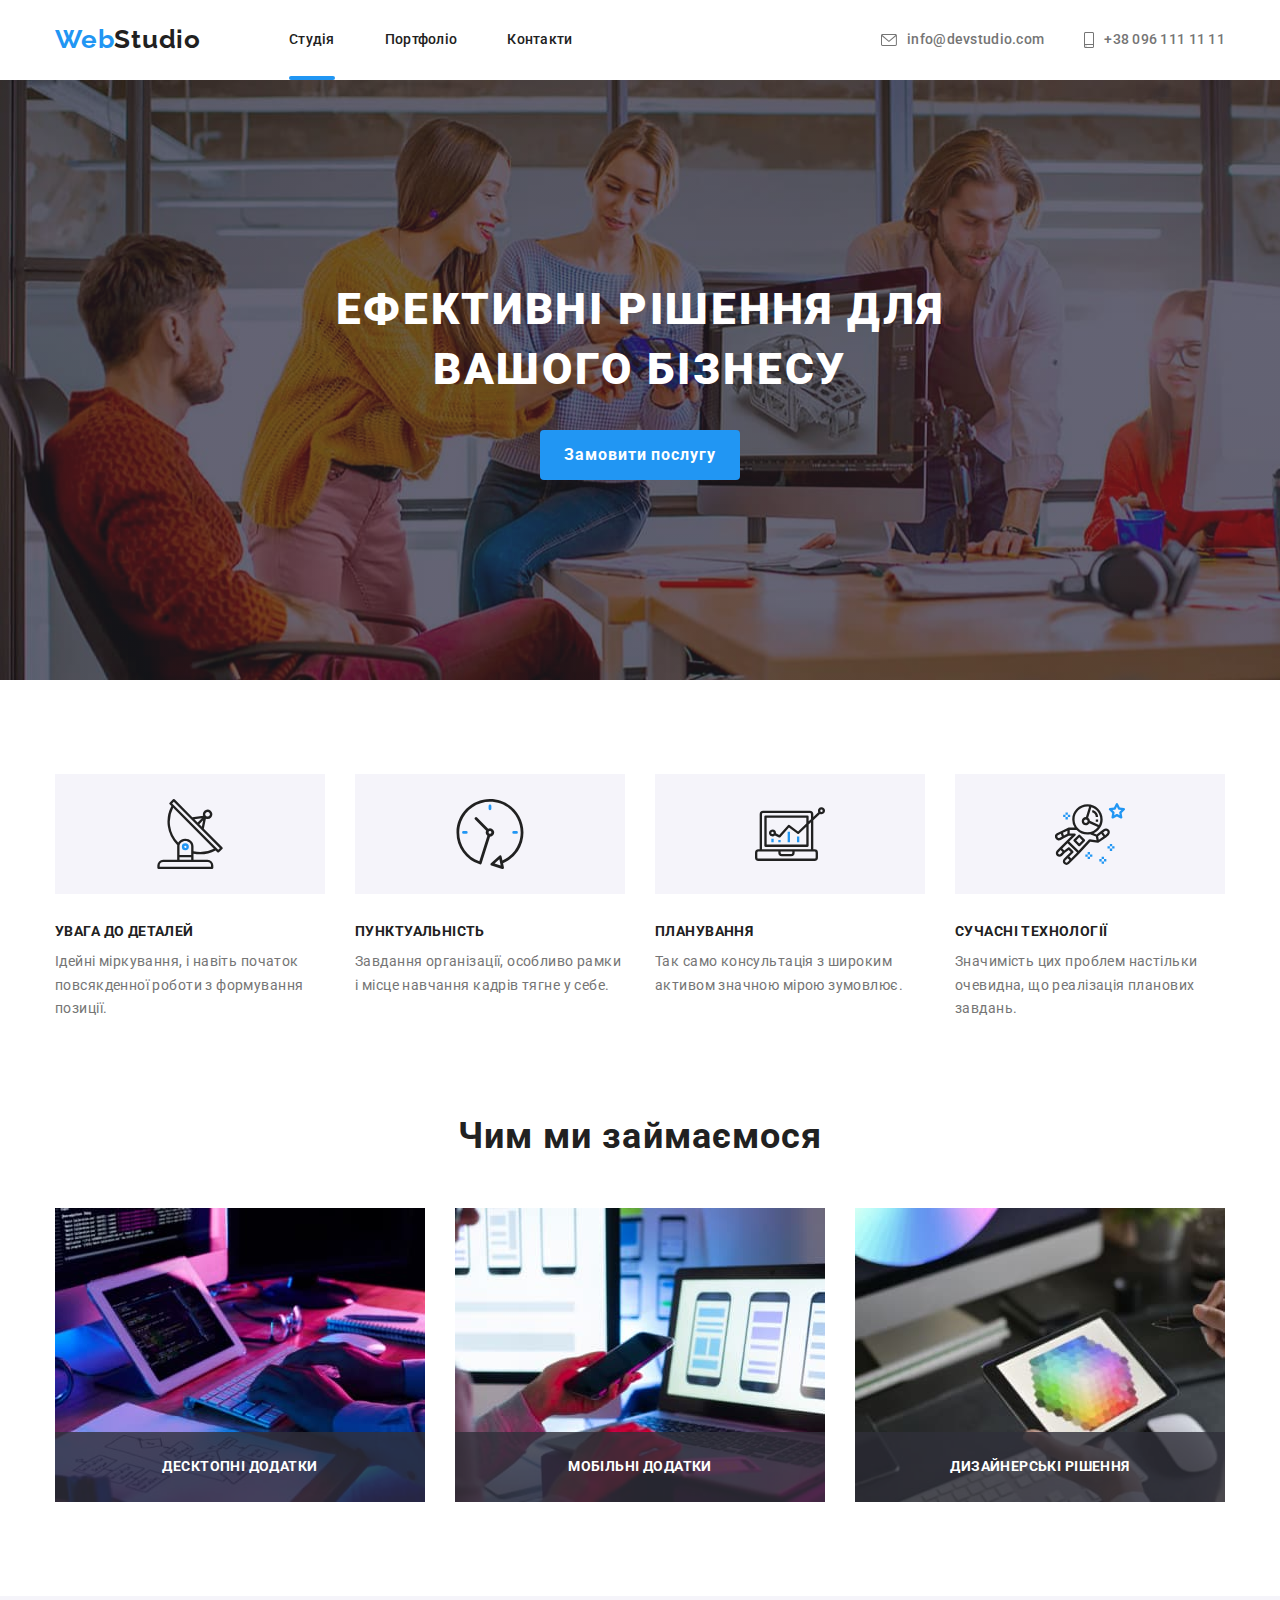
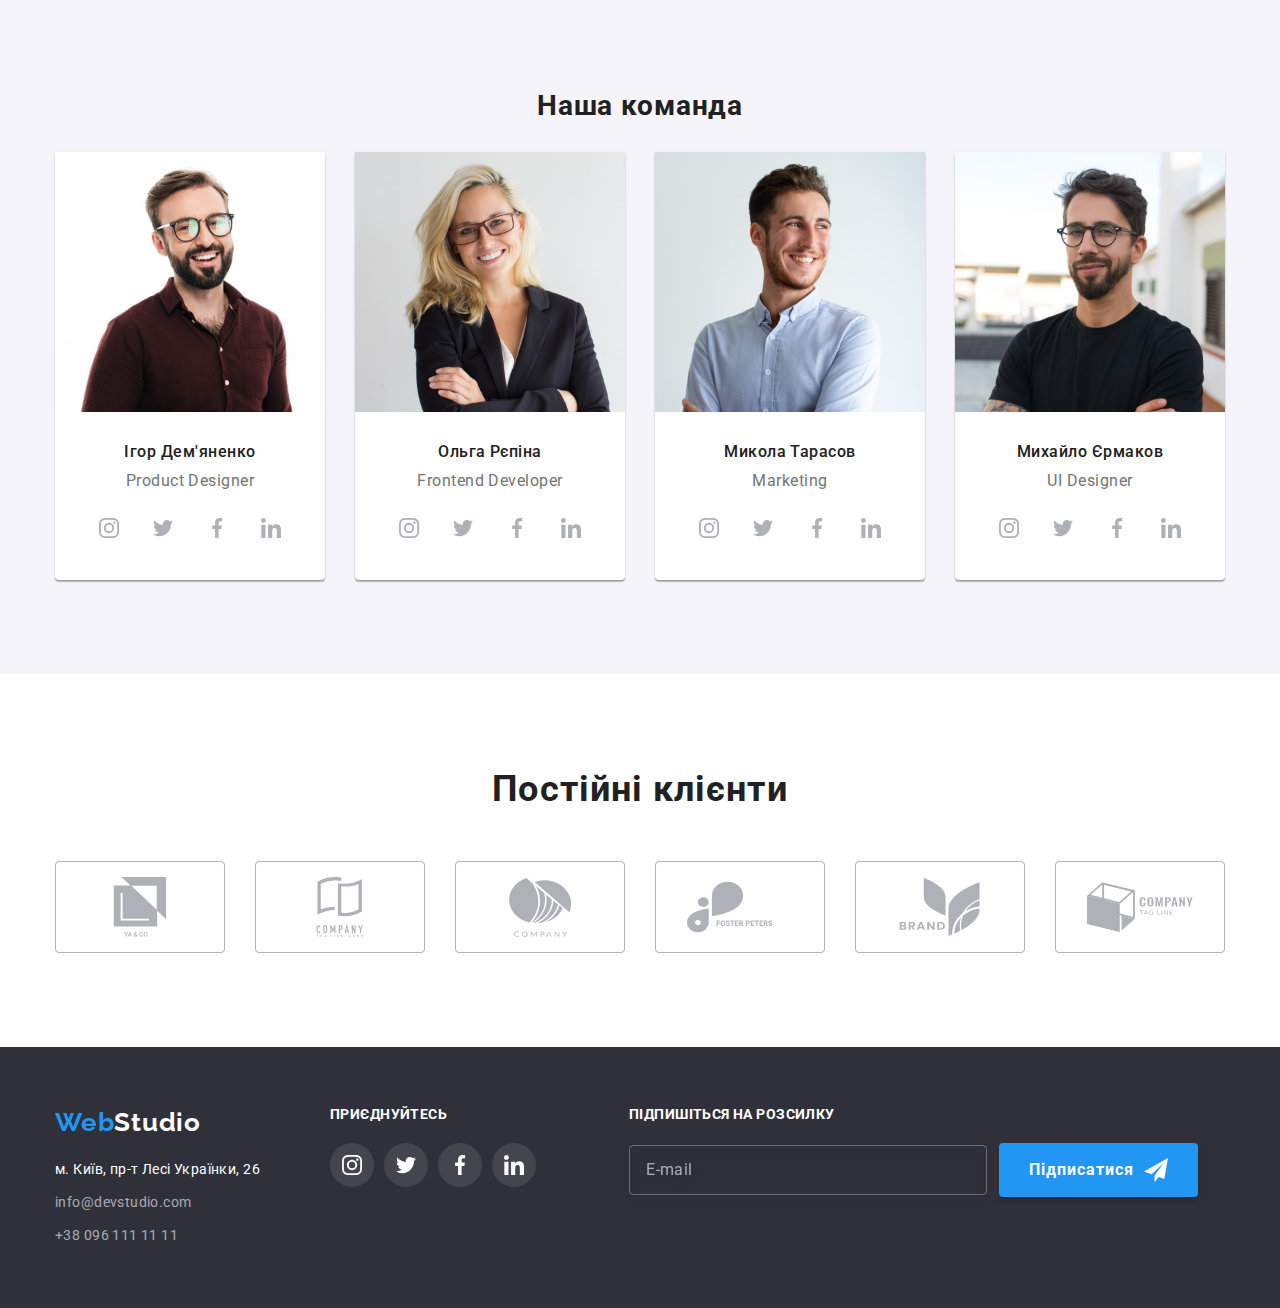
<file: index.html>
<!DOCTYPE html>
<html lang="uk">
<head>
    <meta charset="UTF-8">
    <meta http-equiv="X-UA-Compatible" content="IE=edge">
    <meta name="viewport" content="width=device-width, initial-scale=1.0">
    <link rel="preconnect" href="https://fonts.googleapis.com">
    <link rel="preconnect" href="https://fonts.gstatic.com" crossorigin>
    <link href="https://fonts.googleapis.com/css2?family=Raleway:wght@700&family=Roboto:wght@400;500;700;900&display=swap"
          rel="stylesheet">
    <title>Web Studio (Version 2.1)</title>
    <link rel="stylesheet"
          href="https://cdnjs.cloudflare.com/ajax/libs/modern-normalize/1.1.0/modern-normalize.min.css">
    <link rel="stylesheet" href="./css/main.min.css">
</head>
<body>
<header class="header">
    <div class="container header-container">
        <a class="logo header-blue-logo" lang="en" href="./index.html">Web<span
                class="header-black-logo">Studio</span></a>
        <div class="full-menu">
            <nav class="navigation">
                <ul class="navigation-list">
                    <li class="item"><a class="nav-link current" href="./index.html">Студія</a></li>
                    <li class="item"><a class="nav-link" href="portfolio.html">Портфоліо</a></li>
                    <li class="item"><a class="nav-link" href="#">Контакти</a></li>
                </ul>
            </nav>
            <ul class="header-adress">
                <li class="item">
                    <a class="adress-link" href="mailto:info@devstudio.com">
                        <svg class="icon" width="16" height="12">
                            <use href="./images/icons.svg#icon-envelope"></use>
                        </svg>
                        info@devstudio.com
                    </a>
                </li>
                <li class="item">
                    <a class="adress-link" href="tel:+380961111111">
                        <svg class="icon" width="10" height="16">
                            <use href="./images/icons.svg#icon-smartphone"></use>
                        </svg>
                        +38 096 111 11 11
                    </a>
                </li>
            </ul>
        </div>
        <button type="button" class="menu-open" data-menu-open>
            <svg class="menu-icon" width="40" height="40">
                <use class="icon-menu" href="./images/icons.svg#icon-menu-open"></use>
            </svg>
        </button>
    </div>
    <div class="mobile-menu is-hidden" data-menu>
        <div class="mob-container">
            <div class="mob-menu-top">
                <button type="button" class="menu-close" data-menu-close>
                    <svg class="menu-icon" width="40" height="40">
                        <use class="icon-menu" href="./images/icons.svg#icon-menu-close"></use>
                    </svg>
                </button>
                <ul class="mob-navigation-list">
                    <li class="item"><a class="mob-nav-link" href="./index.html">Студія</a></li>
                    <li class="item"><a class="mob-nav-link" href="portfolio.html">Портфоліо</a></li>
                    <li class="item"><a class="mob-nav-link" href="#">Контакти</a></li>
                </ul>
            </div>
            <div class="mob-menu-bottom">
                <ul class="mob-header-adress">
                    <li class="item">
                        <a class="mob-adress-link" href="mailto:info@devstudio.com">
                            info@devstudio.com
                        </a>
                    </li>
                    <li class="item">
                        <a class="mob-adress-link tel" href="tel:+380961111111">
                            +38 096 111 11 11
                        </a>
                    </li>
                </ul>
                <ul class="mob-soc-list">
                    <li class="soc-list-item">
                        <a class="soc-link instagram" href="">Instagram</a>
                    </li>
                    <li class="soc-list-item">
                        <a class="soc-link" href="">Twitter</a>
                    </li>
                    <li class="soc-list-item">
                        <a class="soc-link" href="">Facebook</a>
                    </li>
                    <li class="soc-list-item">
                        <a class="soc-link linkedin" href="">LinkedIn</a>
                    </li>
                </ul>
            </div>
        </div>
    </div>
</header>
<main>
    <section class="hero">
        <div class="container">
            <h1 class="main-title">Ефективні рішення для <br class="br"> вашого бізнесу</h1>
            <button class="button" type="button" data-modal-open>Замовити послугу</button>
        </div>
    </section>
    <section class="benefits">
        <div class="container">
            <h2 class=visually-hidden>Наші переваги</h2>
            <ul class="benefits__list">
                <li class="benefits__item">
                    <div class="benefits__picture">
                        <svg class="benefits__icon" width="70" height="70">
                            <use href="./images/icons.svg#icon-antenna"></use>
                        </svg>
                    </div>
                    <h3 class="benefits__title">УВАГА ДО ДЕТАЛЕЙ</h3>
                    <p class="benefits__text">Ідейні міркування, і навіть початок повсякденної роботи з формування
                        позиції.</p>
                </li>
                <li class="benefits__item">
                    <div class="benefits__picture">
                        <svg class="benefits__icon" width="70" height="70">
                            <use href="./images/icons.svg#icon-clock"></use>
                        </svg>
                    </div>
                    <h3 class="benefits__title">ПУНКТУАЛЬНІСТЬ</h3>
                    <p class="benefits__text">Завдання організації, особливо рамки і місце навчання кадрів тягне у
                        себе.</p>
                </li>
                <li class="benefits__item">
                    <div class="benefits__picture">
                        <svg class="benefits__icon" width="70" height="70">
                            <use href="./images/icons.svg#icon-diagram"></use>
                        </svg>
                    </div>
                    <h3 class="benefits__title">ПЛАНУВАННЯ</h3>
                    <p class="benefits__text">Так само консультація з широким активом значною мірою зумовлює.</p>
                </li>
                <li class="benefits__item">
                    <div class="benefits__picture">
                        <svg class="benefits__icon" width="70" height="70">
                            <use href="./images/icons.svg#icon-astronaut"></use>
                        </svg>
                    </div>
                    <h3 class="benefits__title">СУЧАСНІ ТЕХНОЛОГІЇ</h3>
                    <p class="benefits__text">Значимість цих проблем настільки очевидна, що реалізація планових
                        завдань.</p>
                </li>
            </ul>
        </div>
    </section>
    <section class="work">
        <div class="container">
            <h2 class="work__title">Чим ми займаємося</h2>
            <ul class="work__list">
                <li class="work__item">
                    <div class="work__thumb">
                        <img
                                srcset="./images/image-of-keyboard-and-papers.jpg 1x, ./images/image-of-keyboard-and-papers-2х.jpg 2x"
                                src="./images/image-of-keyboard-and-papers.jpg"
                                alt="зображення клавіатури та робочих паперів" width="370" height="294">
                        <p class="work__text">Десктопні додатки</p>
                    </div>
                </li>
                <li class="work__item">
                    <div class="work__thumb">
                        <img
                                srcset="./images/image-of-laptop-and-phone.jpg 1x, ./images/image-of-laptop-and-phone-2х.jpg 2x"
                                src="./images/image-of-laptop-and-phone.jpg"
                                alt="зображення ноутбуку та телефону"
                                width="370" height="294">
                        <p class="work__text">Мобільні додатки</p>
                    </div>
                </li>
                <li class="work__item">
                    <div class="work__thumb">
                        <img
                                srcset="./images/image-of-tablet.jpg 1x, ./images/image-of-tablet-2х.jpg 2x"
                                src="./images/image-of-tablet.jpg"
                                alt="зображеня колірного кола на планшеті" width="370"
                                height="294">
                        <p class="work__text">Дизайнерські рішення</p>
                    </div>
                </li>
            </ul>
        </div>
    </section>
    <section class="team">
        <div class="container">
            <h2 class="team__title">Наша команда</h2>
            <ul class="team__list">
                <li class="team__item">
                    <picture>
                        <source
                                srcset="./images/product-designer.jpg 1x, ./images/product-designer-2х.jpg 2x"
                                media="(min-width: 1200px)"
                        >
                        <source
                                srcset="./images/product-designer-tab.jpg 1x, ./images/product-designer-tab-2x.jpg 2x"
                                media="(min-width: 768px)">
                        <source
                                srcset="./images/product-designer-mob.jpg 1x, ./images/product-designer-mob-2x.jpg 2x"
                                media="(max-width: 767px)">
                        <img
                                src="./images/product-designer-mob.jpg"
                                alt="усміхнений хлопець в окулярах та бордовій сорочці" width="450">
                    </picture>
                    <h3 class="team__name">Ігор Дем'яненко</h3>
                    <p class="team__position" lang="en">Product Designer</p>
                    <ul class="team__social-links-list">
                        <li class="team__social-link">
                            <a class="team__social-link-item" href="#" target="_blank">
                                <svg class="team__social-link-icon" width="20" height="20">
                                    <use href="./images/icons.svg#icon-instagram"></use>
                                </svg>
                            </a>
                        </li>
                        <li class="team__social-link">
                            <a class="team__social-link-item" href="#" target="_blank">
                                <svg class="team__social-link-icon" width="20" height="20">
                                    <use href="./images/icons.svg#icon-twitter"></use>
                                </svg>
                            </a>
                        </li>
                        <li class="team__social-link">
                            <a class="team__social-link-item" href="#" target="_blank">
                                <svg class="team__social-link-icon" width="20" height="20">
                                    <use href="./images/icons.svg#icon-facebook"></use>
                                </svg>
                            </a>
                        </li>
                        <li class="team__social-link">
                            <a class="team__social-link-item" href="#" target="_blank">
                                <svg class="team__social-link-icon" width="20" height="20">
                                    <use href="./images/icons.svg#icon-linkedin"></use>
                                </svg>
                            </a>
                        </li>
                    </ul>
                </li>
                <li class="team__item">
                    <picture>
                        <source
                                srcset="./images/frontend-developer.jpg 1x, ./images/frontend-developer-2х.jpg 2x"
                                media="(min-width: 1200px)"
                        >
                        <source
                                srcset="./images/frontend-developer-tab.jpg 1x, ./images/frontend-developer-tab-2x.jpg 2x"
                                media="(min-width: 768px)">
                        <source
                                srcset="./images/frontend-developer-mob.jpg 1x, ./images/frontend-developer-mob-2x.jpg 2x"
                                media="(max-width: 767px)">
                        <img
                                src="./images/frontend-developer-mob.jpg"
                                alt="дівчина в окулярах зі світлим волоссям" width="450">
                    </picture>
                    <h3 class="team__name">Ольга Рєпіна</h3>
                    <p class="team__position" lang="en">Frontend Developer</p>
                    <ul class="team__social-links-list">
                        <li class="team__social-link">
                            <a class="team__social-link-item" href="#" target="_blank">
                                <svg class="team__social-link-icon" width="20" height="20">
                                    <use href="./images/icons.svg#icon-instagram"></use>
                                </svg>
                            </a>
                        </li>
                        <li class="team__social-link">
                            <a class="team__social-link-item" href="#" target="_blank">
                                <svg class="team__social-link-icon" width="20" height="20">
                                    <use href="./images/icons.svg#icon-twitter"></use>
                                </svg>
                            </a>
                        </li>
                        <li class="team__social-link">
                            <a class="team__social-link-item" href="#" target="_blank">
                                <svg class="team__social-link-icon" width="20" height="20">
                                    <use href="./images/icons.svg#icon-facebook"></use>
                                </svg>
                            </a>
                        </li>
                        <li class="team__social-link">
                            <a class="team__social-link-item" href="#" target="_blank">
                                <svg class="team__social-link-icon" width="20" height="20">
                                    <use href="./images/icons.svg#icon-linkedin"></use>
                                </svg>
                            </a>
                        </li>
                    </ul>
                </li>
                <li class="team__item">
                    <picture>
                        <source
                                srcset="./images/marketing.jpg 1x, ./images/marketing-2х.jpg 2x"
                                media="(min-width: 1200px)"
                        >
                        <source
                                srcset="./images/marketing-tab.jpg 1x, ./images/marketing-tab-2x.jpg 2x"
                                media="(min-width: 768px)">
                        <source
                                srcset="./images/marketing-mob.jpg 1x, ./images/marketing-mob-2x.jpg 2x"
                                media="(max-width: 767px)">
                        <img
                                src="./images/marketing-mob.jpg"
                                alt="рудий усміхнений хлопець в білій сорочці" width="450">
                    </picture>
                    <h3 class="team__name">Микола Тарасов</h3>
                    <p class="team__position" lang="en">Marketing</p>
                    <ul class="team__social-links-list">
                        <li class="team__social-link">
                            <a class="team__social-link-item" href="#" target="_blank">
                                <svg class="team__social-link-icon" width="20" height="20">
                                    <use href="./images/icons.svg#icon-instagram"></use>
                                </svg>
                            </a>
                        </li>
                        <li class="team__social-link">
                            <a class="team__social-link-item" href="#" target="_blank">
                                <svg class="team__social-link-icon" width="20" height="20">
                                    <use href="./images/icons.svg#icon-twitter"></use>
                                </svg>
                            </a>
                        </li>
                        <li class="team__social-link">
                            <a class="team__social-link-item" href="#" target="_blank">
                                <svg class="team__social-link-icon" width="20" height="20">
                                    <use href="./images/icons.svg#icon-facebook"></use>
                                </svg>
                            </a>
                        </li>
                        <li class="team__social-link">
                            <a class="team__social-link-item" href="#" target="_blank">
                                <svg class="team__social-link-icon" width="20" height="20">
                                    <use href="./images/icons.svg#icon-linkedin"></use>
                                </svg>
                            </a>
                        </li>
                    </ul>
                </li>
                <li class="team__item">
                    <picture>
                        <source
                                srcset="./images/ui-designer.jpg 1x, ./images/ui-designer-2х.jpg 2x"
                                media="(min-width: 1200px)"
                        >
                        <source
                                srcset="./images/ui-designer-tab.jpg 1x, ./images/ui-designer-tab-2x.jpg 2x"
                                media="(min-width: 768px)">
                        <source
                                srcset="./images/ui-designer-mob.jpg 1x, ./images/ui-designer-mob-2x.jpg 2x"
                                media="(max-width: 767px)">
                        <img
                                src="./images/ui-designer-mob.jpg"
                                alt="усміхнений хлопець в окулярах і чорній футболці" width="450">
                    </picture>
                    <h3 class="team__name">Михайло Єрмаков</h3>
                    <p class="team__position" lang="en">UI Designer</p>
                    <ul class="team__social-links-list">
                        <li class="team__social-link">
                            <a class="team__social-link-item" href="#" target="_blank">
                                <svg class="team__social-link-icon" width="20" height="20">
                                    <use href="./images/icons.svg#icon-instagram"></use>
                                </svg>
                            </a>
                        </li>
                        <li class="team__social-link">
                            <a class="team__social-link-item" href="#" target="_blank">
                                <svg class="team__social-link-icon" width="20" height="20">
                                    <use href="./images/icons.svg#icon-twitter"></use>
                                </svg>
                            </a>
                        </li>
                        <li class="team__social-link">
                            <a class="team__social-link-item" href="#" target="_blank">
                                <svg class="team__social-link-icon" width="20" height="20">
                                    <use href="./images/icons.svg#icon-facebook"></use>
                                </svg>
                            </a>
                        </li>
                        <li class="team__social-link">
                            <a class="team__social-link-item" href="#" target="_blank">
                                <svg class="team__social-link-icon" width="20" height="20">
                                    <use href="./images/icons.svg#icon-linkedin"></use>
                                </svg>
                            </a>
                        </li>
                    </ul>
                </li>
            </ul>
        </div>
    </section>
    <section class="section clients">
        <div class="container">
            <h2 class="clients-title">Постійні клієнти</h2>
            <ul class="clients-list">
                <li class="item">
                    <a class="client-link" href="#" target="_blank">
                        <svg class="icon" width="106" height="60">
                            <use href="./images/icons.svg#icon-first_client"></use>
                        </svg>
                    </a>
                </li>
                <li class="item">
                    <a class="client-link" href="#" target="_blank">
                        <svg class="icon" width="106" height="60">
                            <use href="./images/icons.svg#icon-second_client"></use>
                        </svg>
                    </a>
                </li>
                <li class="item">
                    <a class="client-link" href="#" target="_blank">
                        <svg class="icon" width="106" height="60">
                            <use href="./images/icons.svg#icon-third_client"></use>
                        </svg>
                    </a>
                </li>
                <li class="item">
                    <a class="client-link" href="#" target="_blank">
                        <svg class="icon" width="106" height="60">
                            <use href="./images/icons.svg#icon-fourth_client"></use>
                        </svg>
                    </a>
                </li>
                <li class="item">
                    <a class="client-link" href="#" target="_blank">
                        <svg class="icon" width="106" height="60">
                            <use href="./images/icons.svg#icon-fifth_client"></use>
                        </svg>
                    </a>
                </li>
                <li class="item">
                    <a class="client-link" href="#" target="_blank">
                        <svg class="icon" width="106" height="60">
                            <use href="./images/icons.svg#icon-sixth_client"></use>
                        </svg>
                    </a>
                </li>
            </ul>
        </div>
    </section>
</main>
<footer class="footer">
    <div class="container footer-container">
        <div class="tablet-container">
            <div class="adress">
                <a class="logo footer-blue-logo" lang="en" href="./index.html">Web<span
                        class="footer-black-logo">Studio</span></a>
                <address>
                    <ul class="footer-adress">
                        <li class="item"><a class="location" href="https://goo.gl/maps/H59a2wNS6eCXU6x1A"
                                            target="_blank">м.
                            Київ, пр-т Лесі Українки, 26</a></li>
                        <li class="item"><a class="mail" href="mailto:info@devstudio.com">info@devstudio.com</a></li>
                        <li class="item"><a class="phone" href="tel:+380961111111">+38 096 111 11 11</a></li>
                    </ul>
                </address>
            </div>
            <div class="footer-social-links">
                <p class="join">ПРИЄДНУЙТЕСЬ</p>
                <ul class="social-links-list">
                    <li class="social-link">
                        <a class="footer-item" href="#" target="_blank">
                            <svg class="icon" width="20" height="20">
                                <use href="./images/icons.svg#icon-instagram"></use>
                            </svg>
                        </a>
                    </li>
                    <li class="social-link">
                        <a class="footer-item" href="#" target="_blank">
                            <svg class="icon" width="20" height="20">
                                <use href="./images/icons.svg#icon-twitter"></use>
                            </svg>
                        </a>
                    </li>
                    <li class="social-link">
                        <a class="footer-item" href="#" target="_blank">
                            <svg class="icon" width="20" height="20">
                                <use href="./images/icons.svg#icon-facebook"></use>
                            </svg>
                        </a>
                    </li>
                    <li class="social-link">
                        <a class="footer-item" href="#" target="_blank">
                            <svg class="icon" width="20" height="20">
                                <use href="./images/icons.svg#icon-linkedin"></use>
                            </svg>
                        </a>
                    </li>
                </ul>
            </div>
        </div>
        <div class="subscription">
            <p class="subscription-title">Підпишіться на розсилку</p>
            <form class="subscription-form">
                <label>
                    <input
                            class="subscription-input"
                            type="email"
                            name="subscription-input"
                            placeholder="E-mail"
                            required
                    >
                </label>
                <button class="subscription-button" type="submit">Підписатися
                    <svg class="subscription-icon" width="24" height="24">
                        <use href="./images/icons.svg#icon-send"></use>
                    </svg>
                </button>
            </form>
        </div>
    </div>
</footer>
<div class="backdrop is-hidden" data-modal>
    <div class="modal">
        <button class="modal-close" type="button" data-modal-close>
            <svg class="modal-close-icon" width="18" height="18">
                <use href="./images/icons.svg#icon-close"></use>
            </svg>
        </button>
        <p class="modal-title">Залиште свої дані, ми вам передзвонимо</p>
        <form class="modal-form">
            <div class="form-field">
                <label class="modal-label" for="name">Ім'я</label>
                <div class="input-wrapper">
                    <input
                            class="modal-input"
                            type="text"
                            name="name"
                            id="name"
                            required
                    />
                    <svg class="modal-icon" width="18" height="18">
                        <use href="./images/icons.svg#icon-person-black"></use>
                    </svg>
                </div>
            </div>
            <div class="form-field">
                <label class="modal-label" for="phone">Телефон</label>
                <div class="input-wrapper">
                    <input
                            class="modal-input"
                            type="tel"
                            name="phone"
                            id="phone"
                            required
                    />
                    <svg class="modal-icon" width="18" height="18">
                        <use href="./images/icons.svg#icon-phone-black"></use>
                    </svg>
                </div>
            </div>
            <div class="form-field">
                <label class="modal-label" for="email">Пошта</label>
                <div class="input-wrapper">
                    <input
                            class="modal-input"
                            type="email"
                            name="email"
                            id="email"
                            required
                    />
                    <svg class="modal-icon" width="18" height="18">
                        <use href="./images/icons.svg#icon-email-black"></use>
                    </svg>
                </div>
            </div>
            <div class="form-field">
                <label class="modal-label" for="comment">Коментар</label>
                <div class="input-wrapper">
                    <textarea class="modal-textarea" name="comment" id="comment" rows="5"
                              placeholder="Введіть текст"></textarea>
                </div>
            </div>
            <label class="checkbox-text">
                <input
                        class="checkbox visually-hidden"
                        type="checkbox"
                        name="agreement"
                        value="css"
                        required/>
                <span class="check-icon">
                </span>
                Погоджуюся з розсилкою та приймаю<a class="policy" href="#">Умови договору</a>
            </label>
            <button class="submit-button" type="submit">Відправити</button>
        </form>
    </div>
</div>
<script src="./js/modal.js"></script>
<script src="./js/menu.js"></script>
</body>
</html>
</file>
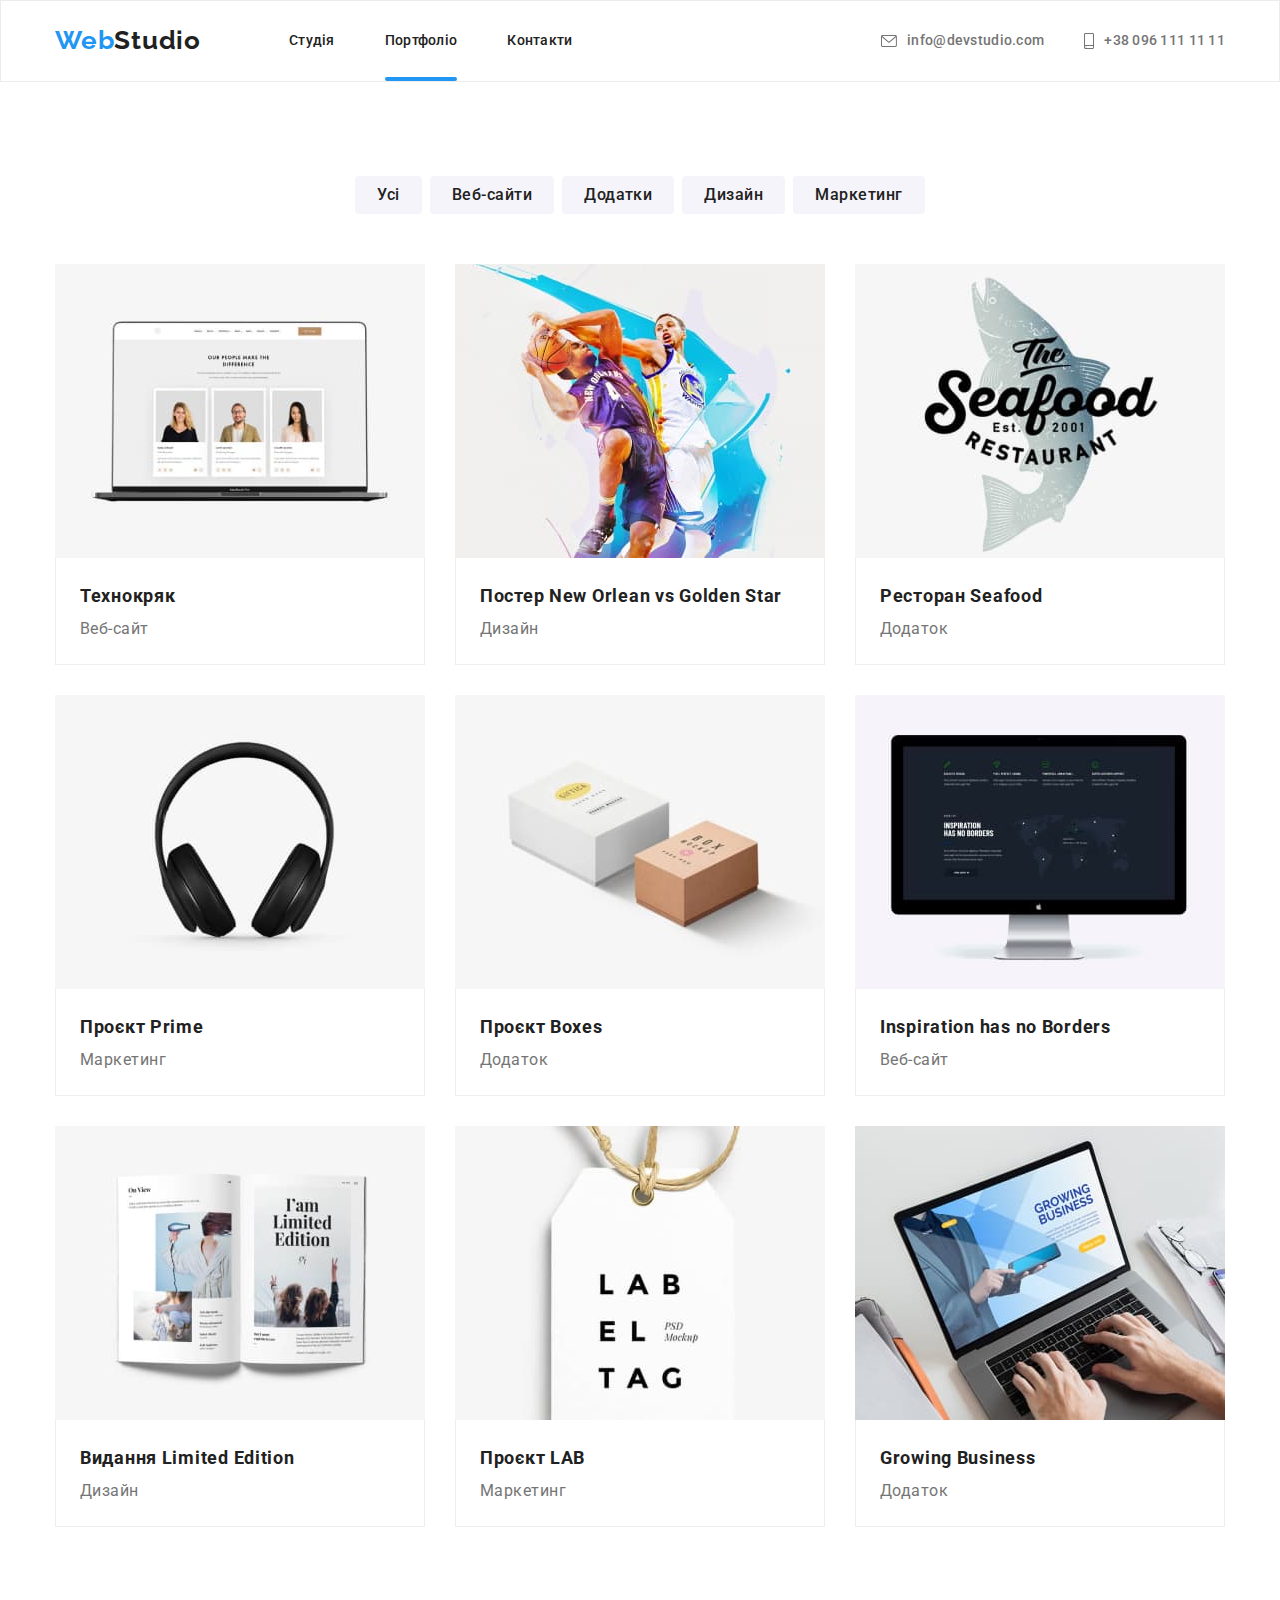
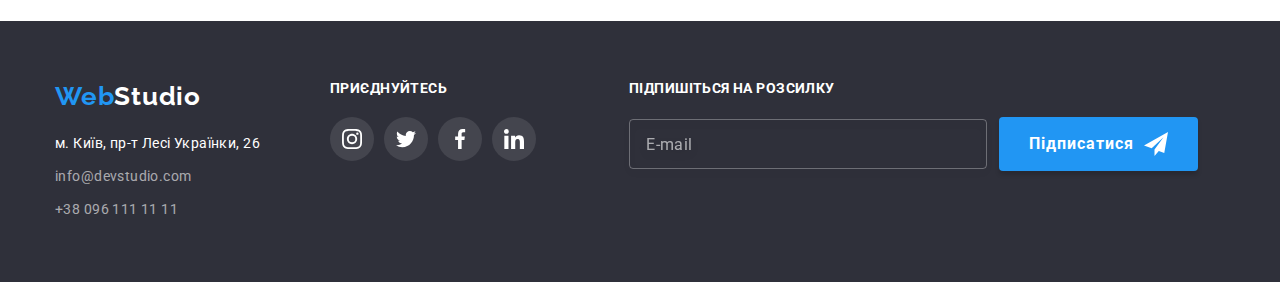
<file: portfolio.html>
<!DOCTYPE html>
<html lang="uk">
<head>
    <meta charset="UTF-8">
    <meta http-equiv="X-UA-Compatible" content="IE=edge">
    <meta name="viewport" content="width=device-width, initial-scale=1.0">
    <link rel="preconnect" href="https://fonts.googleapis.com">
    <link rel="preconnect" href="https://fonts.gstatic.com" crossorigin>
    <link href="https://fonts.googleapis.com/css2?family=Raleway:wght@700&family=Roboto:wght@400;500;700;900&display=swap"
          rel="stylesheet">
    <title>Portfolio</title>
    <link rel="stylesheet"
          href="https://cdnjs.cloudflare.com/ajax/libs/modern-normalize/1.1.0/modern-normalize.min.css">
    <link rel="stylesheet" href="./css/main.min.css">
</head>
<body>
<header class="header portfolio-header">
    <div class="container header-container">
        <a class="logo header-blue-logo" lang="en" href="./index.html">Web<span
                class="header-black-logo">Studio</span></a>
        <div class="full-menu">
            <nav class="navigation">
                <ul class="navigation-list">
                    <li class="item"><a class="nav-link" href="./index.html">Студія</a></li>
                    <li class="item"><a class="nav-link current" href="portfolio.html">Портфоліо</a></li>
                    <li class="item"><a class="nav-link" href="#">Контакти</a></li>
                </ul>
            </nav>
            <ul class="header-adress">
                <li class="item">
                    <a class="adress-link" href="mailto:info@devstudio.com">
                        <svg class="icon" width="16" height="12">
                            <use href="./images/icons.svg#icon-envelope"></use>
                        </svg>
                        info@devstudio.com
                    </a>
                </li>
                <li class="item">
                    <a class="adress-link" href="tel:+380961111111">
                        <svg class="icon" width="10" height="16">
                            <use href="./images/icons.svg#icon-smartphone"></use>
                        </svg>
                        +38 096 111 11 11
                    </a>
                </li>
            </ul>
        </div>
        <button type="button" class="menu-open" data-menu-open>
            <svg class="menu-icon" width="40" height="40">
                <use class="icon-menu" href="./images/icons.svg#icon-menu-open"></use>
            </svg>
        </button>
    </div>
    <div class="mobile-menu is-hidden" data-menu>
        <div class="mob-container">
            <div class="mob-menu-top">
                <button type="button" class="menu-close" data-menu-close>
                    <svg class="menu-icon" width="40" height="40">
                        <use class="icon-menu" href="./images/icons.svg#icon-menu-close"></use>
                    </svg>
                </button>
                <ul class="mob-navigation-list">
                    <li class="item"><a class="mob-nav-link" href="./index.html">Студія</a></li>
                    <li class="item"><a class="mob-nav-link" href="portfolio.html">Портфоліо</a></li>
                    <li class="item"><a class="mob-nav-link" href="#">Контакти</a></li>
                </ul>
            </div>
            <div class="mob-menu-bottom">
                <ul class="mob-header-adress">
                    <li class="item">
                        <a class="mob-adress-link" href="mailto:info@devstudio.com">
                            info@devstudio.com
                        </a>
                    </li>
                    <li class="item">
                        <a class="mob-adress-link tel" href="tel:+380961111111">
                            +38 096 111 11 11
                        </a>
                    </li>
                </ul>
                <ul class="mob-soc-list">
                    <li class="soc-list-item">
                        <a class="soc-link instagram" href="">Instagram</a>
                    </li>
                    <li class="soc-list-item">
                        <a class="soc-link" href="">Twitter</a>
                    </li>
                    <li class="soc-list-item">
                        <a class="soc-link" href="">Facebook</a>
                    </li>
                    <li class="soc-list-item">
                        <a class="soc-link linkedin" href="">LinkedIn</a>
                    </li>
                </ul>
            </div>
        </div>
    </div>
</header>
<main>
    <section class="section projects">
        <div class="container">
            <h1 hidden>Наші проекти</h1>
            <ul class="filter">
                <li class="item">
                    <button class="filter-button" type="button">Усі</button>
                </li>
                <li class="item">
                    <button class="filter-button" type="button">Веб-сайти</button>
                </li>
                <li class="item">
                    <button class="filter-button" type="button">Додатки</button>
                </li>
                <li class="item">
                    <button class="filter-button" type="button">Дизайн</button>
                </li>
                <li class="item">
                    <button class="filter-button" type="button">Маркетинг</button>
                </li>
            </ul>
            <ul class="project-list">
                <li class="item">
                    <a href="#" class="project-link">
                        <div class="portfolio-thumb">
                            <picture>
                                <source
                                        srcset="./images/tehnokryak.jpg 1x, ./images/tehnokryak-2x.jpg 2x"
                                        media="(min-width: 1200px)"
                                >
                                <source
                                        srcset="./images/tehnokryak-tab.jpg 1x, ./images/tehnokryak-tab-2x.jpg 2x"
                                        media="(min-width: 768px)">
                                <source
                                        srcset="./images/tehnokryak-mob.jpg 1x, ./images/tehnokryak-mob-2x.jpg 2x"
                                        media="(max-width: 767px)">
                                <img
                                        src="./images/tehnokryak-mob.jpg"
                                        alt="зображення ноутбука з проектом" width="450">
                            </picture>
                            <p class="overlay">Ресурс пропонує комплексні пропозиції з різним рівнем функціоналу та
                                сервісів.
                                Все це дозволить відвідувачу отримати вичерпні відомості про компанію чи приватну
                                особу.</p>
                        </div>
                        <div class="description">
                            <h2 class="project-title">Технокряк</h2>
                            <p class="project-type">Веб-сайт</p>
                        </div>
                    </a>
                </li>
                <li class="item">
                    <a href="#" class="project-link">
                        <div class="portfolio-thumb">
                            <picture>
                                <source
                                        srcset="./images/poster.jpg 1x, ./images/poster-2x.jpg 2x"
                                        media="(min-width: 1200px)"
                                >
                                <source
                                        srcset="./images/poster-tab.jpg 1x, ./images/poster-tab-2x.jpg 2x"
                                        media="(min-width: 768px)">
                                <source
                                        srcset="./images/poster-mob.jpg 1x, ./images/poster-mob-2x.jpg 2x"
                                        media="(max-width: 767px)">
                                <img
                                        src="./images/poster-mob.jpg"
                                        alt="зображення баскетболістів" width="450">
                            </picture>
                            <p class="overlay">Ресурс пропонує комплексні пропозиції з різним рівнем функціоналу та
                                сервісів.
                                Все це дозволить відвідувачу отримати вичерпні відомості про компанію чи приватну
                                особу.</p>
                        </div>
                        <div class="description">
                            <h2 class="project-title">Постер New Orlean vs Golden Star</h2>
                            <p class="project-type">Дизайн</p>
                        </div>
                    </a>
                </li>
                <li class="item">
                    <a href="#" class="project-link">
                        <div class="portfolio-thumb">
                            <picture>
                                <source
                                        srcset="./images/restaurant.jpg 1x, ./images/restaurant-2x.jpg 2x"
                                        media="(min-width: 1200px)"
                                >
                                <source
                                        srcset="./images/restaurant-tab.jpg 1x, ./images/restaurant-tab-2x.jpg 2x"
                                        media="(min-width: 768px)">
                                <source
                                        srcset="./images/restaurant-mob.jpg 1x, ./images/restaurant-mob-2x.jpg 2x"
                                        media="(max-width: 767px)">
                                <img
                                        src="./images/restaurant-mob.jpg"
                                        alt="постер ресторану" width="450">
                            </picture>
                            <p class="overlay">Ресурс пропонує комплексні пропозиції з різним рівнем функціоналу та
                                сервісів.
                                Все це дозволить відвідувачу отримати вичерпні відомості про компанію чи приватну
                                особу.</p>
                        </div>
                        <div class="description">
                            <h2 class="project-title">Ресторан Seafood</h2>
                            <p class="project-type">Додаток</p>
                        </div>
                    </a>
                </li>
                <li class="item">
                    <a href="#" class="project-link">
                        <div class="portfolio-thumb">
                            <picture>
                                <source
                                        srcset="./images/project-prime.jpg 1x, ./images/project-prime-2x.jpg 2x"
                                        media="(min-width: 1200px)"
                                >
                                <source
                                        srcset="./images/project-prime-tab.jpg 1x, ./images/project-prime-tab-2x.jpg 2x"
                                        media="(min-width: 768px)">
                                <source
                                        srcset="./images/project-prime-mob.jpg 1x, ./images/project-prime-mob0-2x.jpg 2x"
                                        media="(max-width: 767px)">
                                <img
                                        src="./images/project-prime-mob.jpg"
                                        alt="зображення навушників" width="450">
                            </picture>
                            <p class="overlay">Ресурс пропонує комплексні пропозиції з різним рівнем функціоналу та
                                сервісів.
                                Все це дозволить відвідувачу отримати вичерпні відомості про компанію чи приватну
                                особу.</p>
                        </div>
                        <div class="description">
                            <h2 class="project-title">Проєкт Prime</h2>
                            <p class="project-type">Маркетинг</p>
                        </div>
                    </a>
                </li>
                <li class="item">
                    <a href="#" class="project-link">
                        <div class="portfolio-thumb">
                            <picture>
                                <source
                                        srcset="./images/project-boxes.jpg 1x, ./images/project-boxes-2x.jpg 2x"
                                        media="(min-width: 1200px)"
                                >
                                <source
                                        srcset="./images/project-boxes-tab.jpg 1x, ./images/project-boxes-tab-2x.jpg 2x"
                                        media="(min-width: 768px)">
                                <source
                                        srcset="./images/project-boxes-mob.jpg 1x, ./images/project-boxes-mob-2x.jpg 2x"
                                        media="(max-width: 767px)">
                                <img
                                        src="./images/project-boxes-mob.jpg"
                                        alt="зображення двох коробок" width="450">
                            </picture>
                            <p class="overlay">Ресурс пропонує комплексні пропозиції з різним рівнем функціоналу та
                                сервісів.
                                Все це дозволить відвідувачу отримати вичерпні відомості про компанію чи приватну
                                особу.</p>
                        </div>
                        <div class="description">
                            <h2 class="project-title">Проєкт Boxes</h2>
                            <p class="project-type">Додаток</p>
                        </div>
                    </a>
                </li>
                <li class="item">
                    <a href="#" class="project-link">
                        <div class="portfolio-thumb">
                            <picture>
                                <source
                                        srcset="./images/inspiration.jpg 1x, ./images/inspiration-2x.jpg 2x"
                                        media="(min-width: 1200px)"
                                >
                                <source
                                        srcset="./images/inspiration-tab.jpg 1x, ./images/inspiration-tab-2x.jpg 2x"
                                        media="(min-width: 768px)">
                                <source
                                        srcset="./images/inspiration-mob.jpg 1x, ./images/inspiration-mob-2x.jpg 2x"
                                        media="(max-width: 767px)">
                                <img
                                        src="./images/inspiration-mob.jpg"
                                        alt="зображення екрану компьютера" width="450">
                            </picture>
                            <p class="overlay">Ресурс пропонує комплексні пропозиції з різним рівнем функціоналу та
                                сервісів.
                                Все це дозволить відвідувачу отримати вичерпні відомості про компанію чи приватну
                                особу.</p>
                        </div>
                        <div class="description">
                            <h2 class="project-title">Inspiration has no Borders</h2>
                            <p class="project-type">Веб-сайт</p>
                        </div>
                    </a>
                </li>
                <li class="item">
                    <a href="#" class="project-link">
                        <div class="portfolio-thumb">
                            <picture>
                                <source
                                        srcset="./images/limited-edition.jpg 1x, ./images/limited-edition-2x.jpg 2x"
                                        media="(min-width: 1200px)"
                                >
                                <source
                                        srcset="./images/limited-edition-tab.jpg 1x, ./images/limited-edition-tab-2x.jpg 2x"
                                        media="(min-width: 768px)">
                                <source
                                        srcset="./images/limited-edition-mob.jpg 1x, ./images/limited-edition-mob-2x.jpg 2x"
                                        media="(max-width: 767px)">
                                <img
                                        src="./images/limited-edition-mob.jpg"
                                        alt="зображення розгорнутого журналу" width="450">
                            </picture>
                            <p class="overlay">Ресурс пропонує комплексні пропозиції з різним рівнем функціоналу та
                                сервісів.
                                Все це дозволить відвідувачу отримати вичерпні відомості про компанію чи приватну
                                особу.</p>
                        </div>
                        <div class="description">
                            <h2 class="project-title">Видання Limited Edition</h2>
                            <p class="project-type">Дизайн</p>
                        </div>
                    </a>
                </li>
                <li class="item">
                    <a href="#" class="project-link">
                        <div class="portfolio-thumb">
                            <picture>
                                <source
                                        srcset="./images/project-lab.jpg 1x, ./images/project-lab-2x.jpg 2x"
                                        media="(min-width: 1200px)"
                                >
                                <source
                                        srcset="./images/project-lab-tab.jpg 1x, ./images/project-lab-tab-2x.jpg 2x"
                                        media="(min-width: 768px)">
                                <source
                                        srcset="./images/project-lab-mob.jpg 1x, ./images/project-lab-mob-2x.jpg 2x"
                                        media="(max-width: 767px)">
                                <img
                                        src="./images/project-lab-mob.jpg"
                                        alt="зображення логотипу проекту" width="450">
                            </picture>
                            <p class="overlay">Ресурс пропонує комплексні пропозиції з різним рівнем функціоналу та
                                сервісів.
                                Все це дозволить відвідувачу отримати вичерпні відомості про компанію чи приватну
                                особу.</p>
                        </div>
                        <div class="description">
                            <h2 class="project-title">Проєкт LAB</h2>
                            <p class="project-type">Маркетинг</p>
                        </div>
                    </a>
                </li>
                <li class="item">
                    <a href="#" class="project-link">
                        <div class="portfolio-thumb">
                            <picture>
                                <source
                                        srcset="./images/business.jpg 1x, ./images/business-2x.jpg 2x"
                                        media="(min-width: 1200px)"
                                >
                                <source
                                        srcset="./images/business-tab.jpg 1x, ./images/business-tab-2x.jpg 2x"
                                        media="(min-width: 768px)">
                                <source
                                        srcset="./images/business-mob.jpg 1x, ./images/business-mob-2x.jpg 2x"
                                        media="(max-width: 767px)">
                                <img
                                        src="./images/business-mob.jpg"
                                        alt="зображення відкритого ноутбука" width="450">
                            </picture>
                            <p class="overlay">Ресурс пропонує комплексні пропозиції з різним рівнем функціоналу та
                                сервісів.
                                Все це дозволить відвідувачу отримати вичерпні відомості про компанію чи приватну
                                особу.</p>
                        </div>
                        <div class="description">
                            <h2 class="project-title">Growing Business</h2>
                            <p class="project-type">Додаток</p>
                        </div>
                    </a>
                </li>
            </ul>
        </div>
    </section>
</main>
<footer class="footer">
    <div class="container footer-container">
        <div class="tablet-container">
            <div class="adress">
                <a class="logo footer-blue-logo" lang="en" href="./index.html">Web<span
                        class="footer-black-logo">Studio</span></a>
                <address>
                    <ul class="footer-adress">
                        <li class="item"><a class="location" href="https://goo.gl/maps/H59a2wNS6eCXU6x1A"
                                            target="_blank">м.
                            Київ, пр-т Лесі Українки, 26</a></li>
                        <li class="item"><a class="mail" href="mailto:info@devstudio.com">info@devstudio.com</a></li>
                        <li class="item"><a class="phone" href="tel:+380961111111">+38 096 111 11 11</a></li>
                    </ul>
                </address>
            </div>
            <div class="footer-social-links">
                <p class="join">ПРИЄДНУЙТЕСЬ</p>
                <ul class="social-links-list">
                    <li class="social-link">
                        <a class="footer-item" href="#" target="_blank">
                            <svg class="icon" width="20" height="20">
                                <use href="./images/icons.svg#icon-instagram"></use>
                            </svg>
                        </a>
                    </li>
                    <li class="social-link">
                        <a class="footer-item" href="#" target="_blank">
                            <svg class="icon" width="20" height="20">
                                <use href="./images/icons.svg#icon-twitter"></use>
                            </svg>
                        </a>
                    </li>
                    <li class="social-link">
                        <a class="footer-item" href="#" target="_blank">
                            <svg class="icon" width="20" height="20">
                                <use href="./images/icons.svg#icon-facebook"></use>
                            </svg>
                        </a>
                    </li>
                    <li class="social-link">
                        <a class="footer-item" href="#" target="_blank">
                            <svg class="icon" width="20" height="20">
                                <use href="./images/icons.svg#icon-linkedin"></use>
                            </svg>
                        </a>
                    </li>
                </ul>
            </div>
        </div>
        <div class="subscription">
            <p class="subscription-title">Підпишіться на розсилку</p>
            <form class="subscription-form">
                <label>
                    <input
                            class="subscription-input"
                            type="email"
                            name="subscription-input"
                            placeholder="E-mail"
                            required
                    >
                </label>
                <button class="subscription-button" type="submit">Підписатися
                    <svg class="subscription-icon" width="24" height="24">
                        <use href="./images/icons.svg#icon-send"></use>
                    </svg>
                </button>
            </form>
        </div>
    </div>
</footer>
<script src="./js/menu.js"></script>
</body>
</html>
</file>
<file: css/main.min.css>
*,
*::before,
*::after {
  box-sizing: border-box; }

.section {
  padding-top: 94px;
  padding-bottom: 94px; }

body {
  font-size: 14px;
  font-family: 'Roboto', sans-serif;
  font-style: normal;
  color: var(--main-color); }

.no-scroll {
  overflow: hidden; }

.container {
  width: 100%;
  padding-left: 15px;
  padding-right: 15px;
  margin: 0 auto; }
  @media screen and (min-width: 480px) {
    .container {
      width: 480px; } }
  @media screen and (min-width: 768px) {
    .container {
      width: 768px; } }
  @media screen and (min-width: 1200px) {
    .container {
      width: 1200px; } }

h1,
h2,
h3,
h4,
h5,
h6,
p,
ul {
  margin: 0;
  padding: 0; }

ul {
  list-style: none; }

img {
  display: block;
  max-width: 100%;
  height: auto;
  width: 100%; }

:root {
  --brand-color: #2196F3;
  --main-color: #212121;
  --main-background: #F5F5F5;
  --secondary-background: #F5F4FA;
  --background-color: #2F303A;
  --secondary-color:#FFFFFF;
  --secondary-text-color: #757575;
  --shadow-color: rgba(255, 255, 255, 0.6);
  --border-color: #EEEEEE;
  --portfolio-border: #ECECEC;
  --client-color: #AFB1B8; }

.visually-hidden {
  position: absolute;
  white-space: nowrap;
  width: 1px;
  height: 1px;
  overflow: hidden;
  border: 0;
  padding: 0;
  clip: rect(0 0 0 0);
  clip-path: inset(50%);
  margin: -1px; }

.is-hidden {
  opacity: 0;
  visibility: hidden;
  pointer-events: none; }

.header {
  background-color: var(--secondary-color); }

.header-container {
  display: flex;
  align-items: center; }

.current {
  color: var(--brand-color);
  position: relative; }
  .current::after {
    content: '';
    display: flex;
    width: 100%;
    height: 4px;
    top: 76px;
    background: var(--brand-color);
    border-radius: 2px;
    position: absolute;
    bottom: 0; }

.nav-link:active,
.nav-link:hover,
.nav-link:focus {
  color: var(--brand-color); }

.nav-link,
.adress-link {
  padding-top: 32px;
  padding-bottom: 32px; }

.full-menu {
  display: none; }
  @media screen and (min-width: 768px) {
    .full-menu {
      display: flex;
      width: 100%;
      align-items: center; } }

.logo {
  display: block;
  padding-top: 24px;
  padding-bottom: 25px;
  font-family: 'Raleway', sans-serif;
  font-weight: 700;
  font-size: 24px;
  line-height: 1.19;
  letter-spacing: 0.03em;
  text-decoration: none; }
  @media screen and (max-width: 767px) {
    .logo {
      margin-left: 15px; } }
  @media screen and (min-width: 1200px) {
    .logo {
      font-size: 26px; } }

.header-blue-logo {
  color: var(--brand-color); }

.header-black-logo {
  color: var(--main-color); }

.navigation {
  display: flex;
  align-items: center; }

.navigation-list,
.header-adress {
  display: flex; }

.navigation-list {
  gap: 50px;
  margin-left: 88px; }

.nav-link {
  display: block;
  color: var(--main-color);
  font-weight: 500;
  font-size: 14px;
  line-height: 1.14;
  letter-spacing: 0.02em;
  text-decoration: none;
  cursor: pointer;
  transition: color 250ms cubic-bezier(0.4, 0, 0.2, 1); }

.header-adress {
  display: flex;
  margin-left: auto; }
  @media screen and (min-width: 768px) {
    .header-adress {
      flex-direction: column;
      gap: 10px;
      padding: 0; } }
  @media screen and (min-width: 1200px) {
    .header-adress {
      flex-direction: row;
      gap: 40px; } }

.adress-link {
  display: flex;
  align-items: center;
  text-decoration: none;
  color: var(--secondary-text-color);
  font-weight: 500;
  font-size: 12px;
  line-height: 1.14;
  letter-spacing: 0.02em;
  cursor: pointer;
  transition: color 250ms cubic-bezier(0.4, 0, 0.2, 1); }
  .adress-link:active, .adress-link:hover, .adress-link:focus {
    color: var(--brand-color); }
  @media screen and (min-width: 768px) {
    .adress-link {
      padding: 0; } }
  @media screen and (min-width: 1200px) {
    .adress-link {
      font-size: 14px;
      padding: 32px 0; } }

.adress-link .icon {
  margin-right: 10px;
  fill: currentColor;
  transition: fill 250ms cubic-bezier(0.4, 0, 0.2, 1); }

.adress-link:hover .icon,
.adress-link:focus .icon {
  fill: var(--brand-color); }

.mobile-menu {
  position: fixed;
  top: 0;
  z-index: 1;
  width: 100vw;
  height: 100vh;
  padding-top: 10px;
  padding-bottom: 10px;
  padding-left: 40px;
  background-color: var(--secondary-color); }
  @media screen and (min-width: 768px) {
    .mobile-menu {
      display: none; } }

.mob-container {
  height: 100%;
  display: flex;
  flex-direction: column;
  justify-content: space-between;
  overflow: auto; }

.menu-open {
  display: block;
  margin-left: auto;
  margin-right: 0;
  padding: 0;
  border: none;
  background-color: transparent; }
  @media screen and (min-width: 768px) {
    .menu-open {
      display: none; } }

.menu-close {
  display: block;
  margin-left: auto;
  margin-bottom: 8px;
  padding: 0;
  border: none;
  background-color: transparent; }

.menu-icon {
  transition: fill 250ms cubic-bezier(0.4, 0, 0.2, 1); }
  .menu-open:hover .menu-icon, .menu-open:focus .menu-icon {
    fill: var(--brand-color);
    cursor: pointer; }
  .menu-close:hover .menu-icon, .menu-close:focus .menu-icon {
    fill: var(--brand-color);
    cursor: pointer; }

.mob-navigation-list {
  display: flex;
  flex-direction: column;
  gap: 32px;
  margin-bottom: 306px; }

.mob-nav-link {
  color: var(--main-color);
  font-weight: 500;
  font-size: 35px;
  line-height: 1.14;
  letter-spacing: 0.02em;
  text-decoration: none;
  cursor: pointer;
  transition: color 250ms cubic-bezier(0.4, 0, 0.2, 1); }
  @media screen and (min-width: 480px) {
    .mob-nav-link {
      font-size: 40px; } }
  .mob-nav-link:active, .mob-nav-link:hover, .mob-nav-link:focus {
    color: var(--brand-color); }

.mob-header-adress {
  display: flex;
  flex-direction: column;
  gap: 32px;
  margin-bottom: 64px; }

.mob-adress-link {
  text-decoration: none;
  color: var(--brand-color);
  font-weight: 500;
  font-size: 25px;
  line-height: 1.18;
  letter-spacing: 0.02em;
  cursor: pointer;
  transition: color 250ms cubic-bezier(0.4, 0, 0.2, 1); }
  @media screen and (min-width: 480px) {
    .mob-adress-link {
      font-size: 34px; } }

.tel {
  font-size: 20px;
  line-height: 1.16;
  color: var(--secondary-text-color); }
  @media screen and (min-width: 480px) {
    .tel {
      font-size: 24px; } }

.mob-soc-list {
  display: flex; }

.soc-link {
  text-decoration: none;
  border-right: 1px solid rgba(33, 33, 33, 0.2);
  padding: 0 10px;
  font-weight: 500;
  font-size: 12px;
  line-height: 1.22;
  letter-spacing: 0.02em;
  color: var(--brand-color); }
  @media screen and (min-width: 480px) {
    .soc-link {
      font-size: 12px; } }

.instagram {
  padding-left: 0; }

.linkedin {
  padding-right: 0;
  border-right: none; }

.hero {
  padding-top: 118px;
  padding-bottom: 118px;
  text-align: center;
  /* background-color: var(--background-color); */
  background-image: linear-gradient(to right, rgba(47, 48, 58, 0.4), rgba(47, 48, 58, 0.4)), url("../images/hero-mobile.jpg");
  background-repeat: no-repeat;
  background-size: cover; }
  @media (min-device-pixel-ratio: 2), (min-resolution: 192dpi), (min-resolution: 2dppx) {
    .hero {
      background-image: linear-gradient(to right, rgba(47, 48, 58, 0.4), rgba(47, 48, 58, 0.4)), url("../images/hero-mobile-2x.jpg"); } }
  @media (min-width: 480px) {
    .hero {
      background-image: linear-gradient(to right, rgba(47, 48, 58, 0.4), rgba(47, 48, 58, 0.4)), url("../images/hero-tab.jpg"); } }
  @media (min-width: 480px) and (min-device-pixel-ratio: 2), (min-width: 480px) and (min-resolution: 192dpi), (min-width: 480px) and (min-resolution: 2dppx) {
    .hero {
      background-image: linear-gradient(to right, rgba(47, 48, 58, 0.4), rgba(47, 48, 58, 0.4)), url("../images/hero-tab-2x.jpg"); } }

  @media (min-width: 768px) {
    .hero {
      background-image: linear-gradient(to right, rgba(47, 48, 58, 0.4), rgba(47, 48, 58, 0.4)), url("../images/hero-desctop.jpg"); } }
  @media (min-width: 768px) and (min-device-pixel-ratio: 2), (min-width: 768px) and (min-resolution: 192dpi), (min-width: 768px) and (min-resolution: 2dppx) {
    .hero {
      background-image: linear-gradient(to right, rgba(47, 48, 58, 0.4), rgba(47, 48, 58, 0.4)), url("../images/hero-desctop-2x.jpg"); } }

  @media (min-width: 1200px) {
    .hero {
      padding-top: 200px;
      padding-bottom: 200px; } }

.main-title {
  margin-bottom: 30px;
  color: var(--secondary-color);
  font-weight: 900;
  font-size: 26px;
  line-height: 1.62;
  text-align: center;
  letter-spacing: 0.06em;
  text-transform: uppercase; }
  @media (min-width: 1200px) {
    .main-title {
      font-size: 44px;
      line-height: 1.36; } }

.br {
  display: none; }
  @media (min-width: 1200px) {
    .br {
      display: block; } }

.button {
  width: 200px;
  height: 50px;
  color: var(--secondary-color);
  font-family: inherit;
  font-style: normal;
  font-weight: 700;
  font-size: 16px;
  line-height: 1.88;
  background-color: var(--brand-color);
  border-radius: 4px;
  border: none;
  background-color: var(--brand-color);
  letter-spacing: 0.06em;
  text-align: center;
  cursor: pointer;
  transition: box-shadow 250ms cubic-bezier(0.4, 0, 0.2, 1); }
  .button:hover, .button:focus {
    box-shadow: 0px 4px 4px rgba(0, 0, 0, 0.15); }

.backdrop {
  position: fixed;
  top: 0;
  width: 100%;
  height: 100%;
  background-color: rgba(48, 48, 48, 0.563);
  transition: opacity 250ms cubic-bezier(0.4, 0, 0.2, 1), visibility 250ms cubic-bezier(0.4, 0, 0.2, 1); }

.modal {
  position: absolute;
  width: 100%;
  min-height: 581px;
  padding: 30px;
  background-color: var(--secondary-color);
  border-radius: 5px;
  box-shadow: 0px 1px 3px rgba(0, 0, 0, 0.12), 0px 1px 1px rgba(0, 0, 0, 0.14), 0px 2px 1px rgba(0, 0, 0, 0.2);
  top: 50%;
  left: 50%;
  transform: translate(-50%, -50%) scale(1);
  transition: transform 250ms cubic-bezier(0.4, 0, 0.2, 1); }
  @media screen and (min-width: 480px) {
    .modal {
      max-width: 480px; } }
  @media screen and (min-width: 768px) {
    .modal {
      width: 476px;
      height: 581px; } }
  @media screen and (min-width: 1200px) {
    .modal {
      width: 528px; } }

.backdrop.is-hidden .modal {
  transform: translate(-50%, -50%) scale(2); }

.modal-close {
  position: absolute;
  right: 8px;
  top: 8px;
  width: 30px;
  height: 30px;
  background: var(--secondary-color);
  border: 1px solid rgba(0, 0, 0, 0.1);
  border-radius: 50%;
  display: flex;
  align-items: center;
  justify-content: center;
  background-color: transparent;
  cursor: pointer; }

.modal-close-icon {
  transition: fill 250ms cubic-bezier(0.4, 0, 0.2, 1); }
  .modal-close:hover .modal-close-icon, .modal-close:focus .modal-close-icon {
    fill: var(--brand-color); }

.modal-title {
  margin-bottom: 12px;
  font-weight: 700;
  font-size: 19px;
  line-height: 1.15;
  text-align: center;
  letter-spacing: 0.03em;
  color: var(--main-color); }

.modal-form {
  display: flex;
  flex-direction: column; }

.input-wrapper {
  position: relative;
  margin-bottom: 10px; }
  .input-wrapper:nth-of-type(4n) {
    margin-bottom: 20px; }

.modal-input {
  width: 100%;
  height: 40px;
  padding-left: 42px;
  border: 1px solid rgba(33, 33, 33, 0.2);
  border-radius: 4px;
  background-color: transparent;
  outline: transparent;
  cursor: pointer;
  transition: border-color 250ms cubic-bezier(0.4, 0, 0.2, 1); }
  .modal-input:focus, .modal-input:hover {
    border-color: var(--brand-color); }
  @media screen and (min-width: 480px) {
    .modal-input {
      max-width: 480px; } }
  @media screen and (min-width: 768px) {
    .modal-input {
      max-width: 768px; } }
  @media screen and (min-width: 1200px) {
    .modal-input {
      max-width: 1200px; } }

.modal-icon {
  position: absolute;
  left: 12px;
  top: 50%;
  transform: translateY(-50%);
  transition: fill 250ms cubic-bezier(0.4, 0, 0.2, 1); }
  .modal-input:focus + .modal-icon, .modal-input:hover + .modal-icon {
    fill: var(--brand-color); }

.modal-label {
  display: block;
  margin-bottom: 4px;
  font-weight: 400;
  font-size: 12px;
  line-height: 1.16;
  letter-spacing: 0.01em;
  color: var(--secondary-text-color); }

.modal-textarea {
  width: 100%;
  height: 120px;
  border: 1px solid rgba(33, 33, 33, 0.2);
  border-radius: 4px;
  resize: none;
  padding-top: 12px;
  padding-left: 16px;
  background-color: transparent;
  outline: transparent;
  cursor: pointer;
  transition: border-color 250ms cubic-bezier(0.4, 0, 0.2, 1); }
  .modal-textarea:focus, .modal-textarea:hover {
    border-color: var(--brand-color); }
  .modal-textarea::placeholder {
    font-weight: 400;
    font-size: 12px;
    line-height: 1.16;
    letter-spacing: 0.01em;
    color: rgba(117, 117, 117, 0.5); }
  @media screen and (min-width: 480px) {
    .modal-textarea {
      max-width: 480px; } }
  @media screen and (min-width: 768px) {
    .modal-textarea {
      max-width: 768px; } }
  @media screen and (min-width: 1200px) {
    .modal-textarea {
      max-width: 1200px; } }

.checkbox-text {
  display: flex;
  justify-content: center;
  text-align: center;
  align-items: center;
  position: relative;
  font-weight: 400;
  font-size: 12px;
  line-height: 1.71;
  letter-spacing: 0.03em;
  color: var(--secondary-text-color); }
  @media screen and (min-width: 1200px) {
    .checkbox-text {
      font-size: 14px; } }

.policy {
  display: flex;
  text-align: center;
  margin-left: 3px;
  font-weight: 400;
  font-size: 12px;
  line-height: 1.71;
  letter-spacing: 0.03em;
  color: var(--brand-color); }
  @media screen and (min-width: 1200px) {
    .policy {
      font-size: 14px; } }

.check-icon {
  display: inline-block;
  width: 16px;
  height: 15px;
  margin-right: 8px;
  border: 2px solid var(--main-color);
  border-radius: 4px; }
  .checkbox:checked + .check-icon {
    border-color: transparent;
    background-color: var(--brand-color);
    background-image: url("../images/icon-check.svg");
    background-size: contain;
    background-position: center;
    background-origin: border-box; }

.submit-button {
  display: block;
  margin-top: 30px;
  margin-left: auto;
  margin-right: auto;
  align-items: center;
  text-align: center;
  width: 200px;
  height: 50px;
  font-weight: 700;
  font-size: 16px;
  line-height: 1.88;
  letter-spacing: 0.06em;
  color: var(--secondary-color);
  background-color: var(--brand-color);
  border-color: transparent;
  border-radius: 4px;
  cursor: pointer;
  transition: box-shadow 250ms cubic-bezier(0.4, 0, 0.2, 1); }
  .submit-button:hover, .submit-button:focus {
    box-shadow: 0px 4px 4px rgba(0, 0, 0, 0.15); }

.benefits {
  padding-top: 60px;
  padding-bottom: 60px; }
  .benefits__list {
    display: flex;
    flex-direction: column;
    gap: 30px; }
    .benefits__list .benefits__item {
      width: 100%; }
      @media screen and (min-width: 768px) {
        .benefits__list .benefits__item {
          width: calc((100% - 30px) / 2); } }
    @media screen and (min-width: 768px) {
      .benefits__list {
        flex-direction: row;
        flex-wrap: wrap; } }
    @media screen and (min-width: 1200px) {
      .benefits__list {
        flex-wrap: nowrap; } }
  .benefits__picture {
    display: flex;
    margin-bottom: 30px;
    width: 100%;
    height: 120px;
    background-color: var(--secondary-background);
    align-items: center;
    justify-content: center; }
  .benefits__title {
    margin-bottom: 10px;
    font-weight: 700;
    font-size: 14px;
    line-height: 1.14;
    letter-spacing: 0.03em;
    text-transform: uppercase;
    text-align: center; }
    @media screen and (min-width: 768px) {
      .benefits__title {
        text-align: start; } }
  .benefits__text {
    line-height: 1.71;
    font-size: 14px;
    letter-spacing: 0.03em;
    color: var(--secondary-text-color); }
  @media screen and (min-width: 1200px) {
    .benefits {
      padding: 94px 0; } }

.work {
  display: none;
  padding-top: 0;
  padding-bottom: 94px; }
  .work__title {
    margin-bottom: 50px;
    font-weight: 700;
    font-size: 36px;
    line-height: 1.17;
    text-align: center;
    letter-spacing: 0.03em; }
  .work__list {
    display: flex;
    gap: 30px; }
  .work__thumb {
    position: relative; }
  .work__text {
    display: flex;
    align-items: center;
    justify-content: center;
    position: absolute;
    bottom: 0px;
    width: 100%;
    height: 70px;
    font-weight: 700;
    line-height: 1.14;
    letter-spacing: 0.03em;
    text-transform: uppercase;
    color: var(--secondary-color);
    background-color: rgba(47, 48, 58, 0.8); }
  @media screen and (min-width: 1200px) {
    .work {
      display: flex; } }

.team {
  background-color: var(--secondary-background);
  padding: 60px 0; }
  .team__title {
    margin-bottom: 30px;
    font-weight: 700;
    font-size: 28px;
    line-height: 1.17;
    text-align: center;
    letter-spacing: 0.03em; }
  .team__list {
    display: flex;
    gap: 30px;
    flex-direction: column; }
    @media screen and (min-width: 768px) {
      .team__list {
        flex-direction: row;
        flex-wrap: wrap; } }
    @media screen and (min-width: 1200px) {
      .team__list {
        flex-wrap: nowrap; } }
  .team__item {
    padding-bottom: 30px;
    width: 100%;
    background: var(--secondary-color);
    box-shadow: 0px 1px 3px rgba(0, 0, 0, 0.12), 0px 1px 1px rgba(0, 0, 0, 0.14), 0px 2px 1px rgba(0, 0, 0, 0.2);
    border-radius: 0px 0px 4px 4px;
    align-items: center; }
    @media screen and (min-width: 768px) {
      .team__item {
        width: calc((100% - 30px) / 2); } }
  .team__photo {
    width: 100%;
    height: auto; }
  .team__name {
    margin-top: 30px;
    text-align: center;
    font-weight: 500;
    font-size: 16px;
    line-height: 19px;
    letter-spacing: 0.03em; }
  .team__position {
    margin-top: 10px;
    font-size: 16px;
    line-height: 1.19;
    text-align: center;
    letter-spacing: 0.03em;
    color: var(--secondary-text-color); }
  .team__social-links-list {
    display: flex;
    margin-top: 16px;
    gap: 10px;
    justify-content: center; }
  .team__social-link {
    width: 44px;
    height: 44px;
    transition: background-color 250ms cubic-bezier(0.4, 0, 0.2, 1); }
    .team__social-link .team__social-link-item {
      display: flex;
      width: 100%;
      height: 100%;
      padding-bottom: 0;
      align-items: center;
      justify-content: center;
      border-radius: 50%;
      box-shadow: none;
      fill: var(--client-color);
      background-color: var(--secondary-color);
      transition: fill 250ms cubic-bezier(0.4, 0, 0.2, 1); }
      .team__social-link .team__social-link-item:hover, .team__social-link .team__social-link-item:focus {
        background-color: var(--brand-color);
        fill: var(--secondary-color); }
  @media screen and (min-width: 1200px) {
    .team {
      padding: 94px 0; } }

.clients {
  width: 100%;
  padding: 60px 0; }
  @media screen and (min-width: 1200px) {
    .clients {
      padding: 94px 0; } }

.clients-title {
  margin-bottom: 30px;
  font-weight: 700;
  font-size: 28px;
  line-height: 1.18;
  text-align: center;
  letter-spacing: 0.03em;
  color: var(--main-color); }
  @media screen and (min-width: 1200px) {
    .clients-title {
      font-size: 36px;
      margin-bottom: 50px; } }

.clients-list {
  display: flex;
  justify-content: center;
  gap: 30px;
  align-items: center;
  flex-wrap: wrap; }
  .clients-list .item {
    width: calc((100% - 30px) / 2);
    height: 92px; }
    @media screen and (min-width: 768px) {
      .clients-list .item {
        width: calc((100% - 30px) / 4); } }
  @media screen and (min-width: 1200px) {
    .clients-list {
      flex-wrap: nowrap; } }

.client-link {
  display: flex;
  width: 100%;
  height: 100%;
  border: 1px solid var(--client-color);
  border-radius: 4px;
  align-items: center;
  justify-content: center;
  fill: var(--client-color);
  transition: border 250ms cubic-bezier(0.4, 0, 0.2, 1); }
  @media screen and (min-width: 480px) {
    .client-link {
      max-width: 480px; } }
  @media screen and (min-width: 768px) {
    .client-link {
      max-width: 768px; } }
  .client-link .icon {
    transition: fill 250ms cubic-bezier(0.4, 0, 0.2, 1); }
  .client-link:hover, .client-link:focus {
    border: 1px solid var(--brand-color); }

.client-link:hover .icon, .client-link:focus .icon {
  fill: var(--brand-color); }

.portfolio-header {
  border: 1px solid var(--portfolio-border); }

.filter {
  display: flex;
  flex-wrap: wrap;
  justify-content: flex-start;
  column-gap: 8px;
  row-gap: 15px;
  margin-bottom: 50px; }
  @media screen and (min-width: 768px) {
    .filter {
      justify-content: center;
      gap: 8px; } }
  .filter-button {
    padding: 6px 22px;
    background-color: var(--secondary-background);
    font-family: 'Roboto', sans-serif;
    font-style: normal;
    font-weight: 500;
    font-size: 16px;
    line-height: 1.62;
    letter-spacing: 0.03em;
    text-align: center;
    color: var(--main-color);
    border-radius: 4px;
    border: none;
    cursor: pointer;
    transition: background-color 250ms cubic-bezier(0.4, 0, 0.2, 1), color 250ms cubic-bezier(0.4, 0, 0.2, 1), box-shadow 250ms cubic-bezier(0.4, 0, 0.2, 1); }
    .filter-button:active, .filter-button:hover, .filter-button:focus {
      background-color: var(--brand-color);
      color: var(--secondary-color);
      box-shadow: 0px 3px 1px rgba(0, 0, 0, 0.1), 0px 1px 2px rgba(0, 0, 0, 0.08), 0px 2px 2px rgba(0, 0, 0, 0.12); }

.projects {
  padding-top: 60px;
  padding-bottom: 60px; }
  @media screen and (min-width: 1200px) {
    .projects {
      padding-top: 94px;
      padding-bottom: 94px; } }

.portfolio-thumb {
  position: relative;
  overflow: hidden; }

.project-list {
  margin: 0;
  display: flex;
  flex-wrap: wrap;
  gap: 30px; }
  .project-list.item {
    width: 100%;
    background: var(--secondary-color); }
    @media screen and (min-width: 768px) {
      .project-list.item {
        width: calc((100% - 30px) / 2); } }

.project-link {
  display: flex;
  flex-direction: column;
  height: 100%;
  text-decoration: none;
  color: var(--main-color); }
  .project-link:hover, .project-link:focus {
    box-shadow: 0px 1px 1px rgba(0, 0, 0, 0.12), 0px 4px 4px rgba(0, 0, 0, 0.06), 1px 4px 6px rgba(0, 0, 0, 0.16); }

.description {
  flex-grow: 1;
  padding: 20px 24px;
  border-left: 1px solid var(--border-color);
  border-bottom: 1px solid var(--border-color);
  border-right: 1px solid var(--border-color); }

.project-title {
  font-weight: 700;
  font-size: 18px;
  line-height: 2;
  letter-spacing: 0.04em; }

.project-type {
  font-size: 16px;
  line-height: 1.88;
  letter-spacing: 0.03em;
  color: var(--secondary-text-color); }

.overlay {
  position: absolute;
  top: 0;
  background-color: rgba(33, 150, 243, 0.9);
  color: var(--secondary-color);
  font-weight: 400;
  font-size: 18px;
  line-height: 1.55;
  letter-spacing: 0.03em;
  padding: 63px 24px;
  height: 100%;
  transform: translatey(100%);
  transition: transform 250ms cubic-bezier(0.4, 0, 0.2, 1);
  overflow: hidden; }
  .project-link:focus .overlay, .project-link:hover .overlay {
    transform: translatey(0); }

.footer {
  padding-top: 60px;
  padding-bottom: 60px;
  display: flex;
  background-color: var(--background-color); }

.footer-container {
  display: flex;
  flex-direction: column;
  align-items: center; }
  @media screen and (min-width: 1200px) {
    .footer-container {
      flex-direction: row;
      align-items: flex-start; } }

@media screen and (min-width: 768px) {
  .tablet-container {
    display: flex;
    gap: 165px; } }
@media screen and (min-width: 1200px) {
  .tablet-container {
    gap: 70px; } }

.footer .logo {
  margin-bottom: 28px;
  margin-right: 0;
  padding: 0;
  text-align: center; }
  @media screen and (min-width: 1200px) {
    .footer .logo {
      display: flex;
      align-items: start;
      margin-bottom: 20px; } }

.footer-blue-logo {
  color: var(--brand-color); }

.footer-black-logo {
  color: var(--secondary-color); }

.footer-adress {
  display: flex;
  flex-direction: column;
  margin-top: 0;
  gap: 12px;
  align-items: center; }
  @media screen and (min-width: 1200px) {
    .footer-adress {
      align-items: start;
      gap: 9px; } }

.location {
  font-style: normal;
  font-weight: 400;
  font-size: 14px;
  line-height: 1.71;
  letter-spacing: 0.03em;
  color: var(--secondary-color);
  text-decoration: none; }

.location,
.mail,
.phone {
  display: block;
  transition: color 250ms cubic-bezier(0.4, 0, 0.2, 1); }
  .location:active, .location:hover, .location:focus,
  .mail:active,
  .mail:hover,
  .mail:focus,
  .phone:active,
  .phone:hover,
  .phone:focus {
    color: var(--brand-color); }

.mail,
.phone {
  font-style: normal;
  font-weight: 400;
  font-size: 14px;
  line-height: 1.71;
  letter-spacing: 0.03em;
  color: var(--shadow-color);
  text-decoration: none; }

.phone {
  margin-bottom: 0; }

.footer-social-links {
  display: flex;
  flex-direction: column;
  gap: 20px;
  align-items: center;
  margin-top: 60px; }
  @media screen and (min-width: 768px) {
    .footer-social-links {
      margin-top: 0; } }
  @media screen and (min-width: 1200px) {
    .footer-social-links {
      align-items: start; } }

.join {
  font-weight: 700;
  line-height: 1.14;
  letter-spacing: 0.03em;
  text-transform: uppercase;
  color: var(--secondary-color); }

.social-links-list {
  display: flex;
  gap: 10px;
  width: 100%;
  height: auto;
  padding-bottom: 0;
  align-items: center;
  justify-content: center; }

.footer-item {
  display: flex;
  width: 44px;
  height: 44px;
  align-items: center;
  justify-content: center;
  border-radius: 50%;
  box-shadow: none;
  fill: var(--secondary-color);
  background-color: rgba(255, 255, 255, 0.1);
  transition: background-color 250ms cubic-bezier(0.4, 0, 0.2, 1); }
  .footer-item:hover, .footer-item:focus {
    background-color: var(--brand-color); }

.subscription {
  display: flex;
  flex-direction: column;
  align-items: center;
  margin-top: 60px;
  gap: 20px; }
  @media screen and (min-width: 1200px) {
    .subscription {
      margin-top: 0;
      margin-left: 93px;
      align-items: start; } }
  .subscription-form {
    display: flex;
    flex-direction: column;
    justify-content: center;
    align-items: center;
    gap: 20px; }
    @media screen and (min-width: 1200px) {
      .subscription-form {
        flex-direction: row;
        gap: 0; } }
  .subscription-title {
    display: flex;
    font-weight: 700;
    font-size: 14px;
    line-height: 1.14;
    letter-spacing: 0.03em;
    text-transform: uppercase;
    color: var(--secondary-color); }
  .subscription-input {
    width: 358px;
    height: 50px;
    padding-left: 16px;
    margin-right: 12px;
    border: 1px solid rgba(255, 255, 255, 0.3);
    filter: drop-shadow(0px 4px 4px rgba(0, 0, 0, 0.15));
    border-radius: 4px;
    background-color: transparent;
    color: rgba(255, 255, 255, 0.6);
    font-weight: 400;
    font-size: 16px; }
    @media screen and (max-width: 479px) {
      .subscription-input {
        width: 250px;
        margin-left: 10px;
        margin-right: 10px; } }
    .subscription-input:focus, .subscription-input:hover {
      border-color: var(--brand-color);
      outline: none; }
    .subscription-input::placeholder {
      font-weight: 400;
      font-size: 16px;
      line-height: 1.25;
      display: flex;
      align-items: center;
      letter-spacing: 0.03em;
      color: rgba(255, 255, 255, 0.6); }
  .subscription-button {
    font-weight: 700;
    font-size: 16px;
    line-height: 1.88;
    display: flex;
    gap: 10px;
    align-items: center;
    text-align: center;
    letter-spacing: 0.06em;
    color: var(--secondary-color);
    background-color: var(--brand-color);
    border-radius: 4px;
    border-color: transparent;
    padding-left: 28px;
    padding-right: 28px;
    padding-top: 10px;
    padding-bottom: 10px;
    cursor: pointer;
    box-shadow: 0px 4px 4px rgba(0, 0, 0, 0.15);
    transition: background-color 250ms cubic-bezier(0.4, 0, 0.2, 1); }
    .subscription-button:hover, .subscription-button:focus {
      background-color: #188CE8; }

/*# sourceMappingURL=main.min.css.map */
</file>
